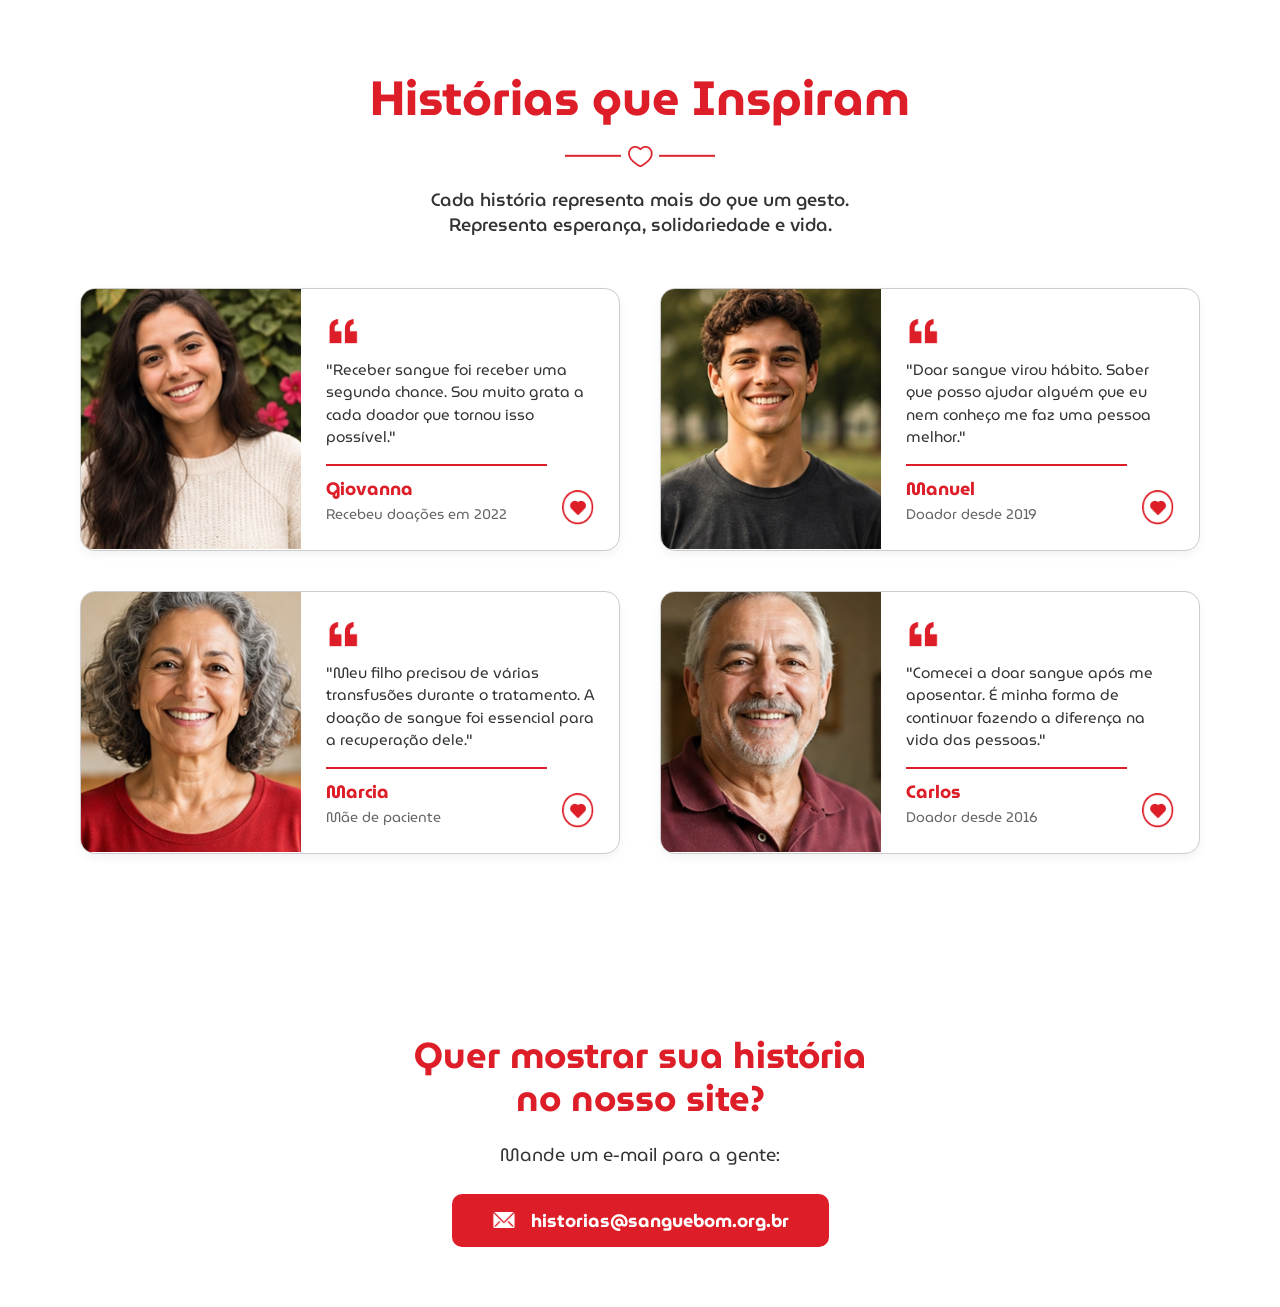
<file: pages/história.html>
<!DOCTYPE html>
<html lang="pt-BR">
<head>
    <meta charset="UTF-8">
    <meta name="viewport" content="width=device-width, initial-scale=1.0">
    <title>Histórias que Inspiram - Sangue Bom</title>
    <link href="https://fonts.googleapis.com/css2?family=MuseoModerno:wght@100;200;300;400;500;600;700;800;900&display=swap" rel="stylesheet">
    <link rel="stylesheet" href="../css/historia.css">
</head>
<body>
    <div class="container">
        <!-- TÍTULO -->
        <div class="title">
            <h1>Histórias que Inspiram</h1>
            <div class="divider">
                <img src="../assets/icons/coracao-.png" alt="Divisor de Coração" class="divider-img">
            </div>
            <p class="subtitle">Cada história representa mais do que um gesto.<br>Representa esperança, solidariedade e vida.</p>
        </div>

        <!-- GRID DE HISTÓRIAS -->
        <div class="stories-grid">
            <!-- Card 1: Giovanna -->
            <div class="story-card">
                <img src="../assets/img/giovanna.png" alt="Giovanna" class="story-image">
                <div class="story-content">
                    <div class="quote-section">
                        <img src="../assets/icons/aspas.png" alt="Aspas" class="quote-img">
                        <p class="story-text">"Receber sangue foi receber uma segunda chance. Sou muito grata a cada doador que tornou isso possível."</p>
                    </div>
                    <div class="story-footer">
                        <div class="story-info">
                            <div class="story-name">Giovanna</div>
                            <div class="story-detail">Recebeu doações em 2022</div>
                        </div>
                        <img src="../assets/icons/coracao2.png" alt="Ícone Coração" class="heart-icon-img">
                    </div>
                </div>
            </div>

            <!-- Card 2: Manuel -->
            <div class="story-card">
                <img src="../assets/img/manuel.png" alt="Manuel" class="story-image">
                <div class="story-content">
                    <div class="quote-section">
                        <img src="../assets/icons/aspas.png" alt="Aspas" class="quote-img">
                        <p class="story-text">"Doar sangue virou hábito. Saber que posso ajudar alguém que eu nem conheço me faz uma pessoa melhor."</p>
                    </div>
                    <div class="story-footer">
                        <div class="story-info">
                            <div class="story-name">Manuel</div>
                            <div class="story-detail">Doador desde 2019</div>
                        </div>
                        <img src="../assets/icons/coracao2.png" alt="Ícone Coração" class="heart-icon-img">
                    </div>
                </div>
            </div>

            <!-- Card 3: Marcia -->
            <div class="story-card">
                <img src="../assets/img/marcia.png" alt="Marcia" class="story-image">
                <div class="story-content">
                    <div class="quote-section">
                        <img src="../assets/icons/aspas.png" alt="Aspas" class="quote-img">
                        <p class="story-text">"Meu filho precisou de várias transfusões durante o tratamento. A doação de sangue foi essencial para a recuperação dele."</p>
                    </div>
                    <div class="story-footer">
                        <div class="story-info">
                            <div class="story-name">Marcia</div>
                            <div class="story-detail">Mãe de paciente</div>
                        </div>
                        <img src="../assets/icons/coracao2.png" alt="Ícone Coração" class="heart-icon-img">
                    </div>
                </div>
            </div>

            <!-- Card 4: Carlos -->
            <div class="story-card">
                <img src="../assets/img/carlos.png" alt="Carlos" class="story-image">
                <div class="story-content">
                    <div class="quote-section">
                        <img src="../assets/icons/aspas.png" alt="Aspas" class="quote-img">
                        <p class="story-text">"Comecei a doar sangue após me aposentar. É minha forma de continuar fazendo a diferença na vida das pessoas."</p>
                    </div>
                    <div class="story-footer">
                        <div class="story-info">
                            <div class="story-name">Carlos</div>
                            <div class="story-detail">Doador desde 2016</div>
                        </div>
                        <img src="../assets/icons/coracao2.png" alt="Ícone Coração" class="heart-icon-img">
                    </div>
                </div>
            </div>
        </div>
    </div>

    <!-- SEÇÃO DE CONVITE -->
    <div class="invitation-section">
        <h2 class="invitation-title">Quer mostrar sua história<br>no nosso site?</h2>
        <p class="invitation-text">Mande um e-mail para a gente:</p>
        <a href="mailto:historias@sanguebom.org.br" class="email-button">
            <img src="../assets/icons/email.png" alt="email" class="email-icon-img">
            historias@sanguebom.org.br
        </a>
    </div>
</body>
</html>
</file>
<file: css/historia.css>
* {
    margin: 0;
    padding: 0;
    box-sizing: border-box;
}

body {
    font-family: 'MuseoModerno', sans-serif;
    background-color: #ffffff;
    color: #333;
}

.container {
    max-width: 1200px;
    margin: 0 auto;
    padding: 60px 40px;
}

/* TÍTULO */
.title {
    text-align: center;
    margin-bottom: 50px;
}

.title h1 {
    font-size: 48px;
    color: #DD1D27;
    font-weight: bold;
    margin-bottom: 10px;
}

.divider {
    display: flex;
    justify-content: center;
    align-items: center;
    margin-bottom: 20px;
}

.divider-img {
    max-width: 150px;
    height: auto;
}

.subtitle {
    text-align: center;
    font-size: 18px;
    color: #333;
    line-height: 1.4;
    font-weight: 500;
}

/* GRID DE CARDS */
.stories-grid {
    display: grid;
    grid-template-columns: repeat(2, 1fr);
    gap: 40px;
    margin-bottom: 60px;
}

.story-card {
    display: flex;
    border: 1px solid #ccc;
    border-radius: 15px;
    overflow: hidden;
    background-color: #fff;
    box-shadow: 0 4px 10px rgba(0,0,0,0.05);
}

.story-image {
    width: 220px;
    height: 260px;
    object-fit: cover;
    flex-shrink: 0;
}

.story-content {
    padding: 25px;
    display: flex;
    flex-direction: column;
    justify-content: space-between;
    flex-grow: 1;
}

.quote-section {
    margin-bottom: 15px;
}

.quote-img {
    width: 35px;
    margin-bottom: 10px;
    display: block;
}

.story-text {
    font-size: 15px;
    color: #333;
    line-height: 1.5;
    font-weight: 400;
}

.story-footer {
    display: flex;
    justify-content: space-between;
    align-items: flex-end;
}

.story-info {
    display: flex;
    flex-direction: column;
    border-top: 2px solid #DD1D27;
    padding-top: 8px;
    width: 100%;
    margin-right: 15px;
}

.story-name {
    font-size: 18px;
    font-weight: bold;
    color: #DD1D27;
}

.story-detail {
    font-size: 14px;
    color: #666;
}

.heart-icon-img {
    width: 35px;
    height: 35px;
}

/* SEÇÃO DE CONVITE */
.invitation-section {
    text-align: center;
    padding: 60px 40px;
    background-color: #fff;
}

.invitation-title {
    font-size: 36px;
    color: #DD1D27;
    font-weight: bold;
    margin-bottom: 20px;
    line-height: 1.2;
}

.invitation-text {
    font-size: 18px;
    color: #333;
    margin-bottom: 25px;
}

.email-button {
    background-color: #DD1D27;
    color: white;
    padding: 12px 40px;
    border: none;
    border-radius: 10px;
    font-size: 18px;
    font-weight: bold;
    cursor: pointer;
    display: inline-flex;
    align-items: center;
    gap: 15px;
    transition: transform 0.2s;
    text-decoration: none;
}

.email-button:hover {
    transform: scale(1.05);
}

.email-icon {
    font-size: 20px;
}

/* RESPONSIVIDADE */
@media (max-width: 992px) {
    .stories-grid {
        grid-template-columns: 1fr;
    }
}

@media (max-width: 600px) {
    .story-card {
        flex-direction: column;
    }
    .story-image {
        width: 100%;
        height: 300px;
    }
    .title h1 {
        font-size: 32px;
    }
}

.email-icon-img {
    width: 24px;
    height: auto;
    display: inline-block;
}
</file>
